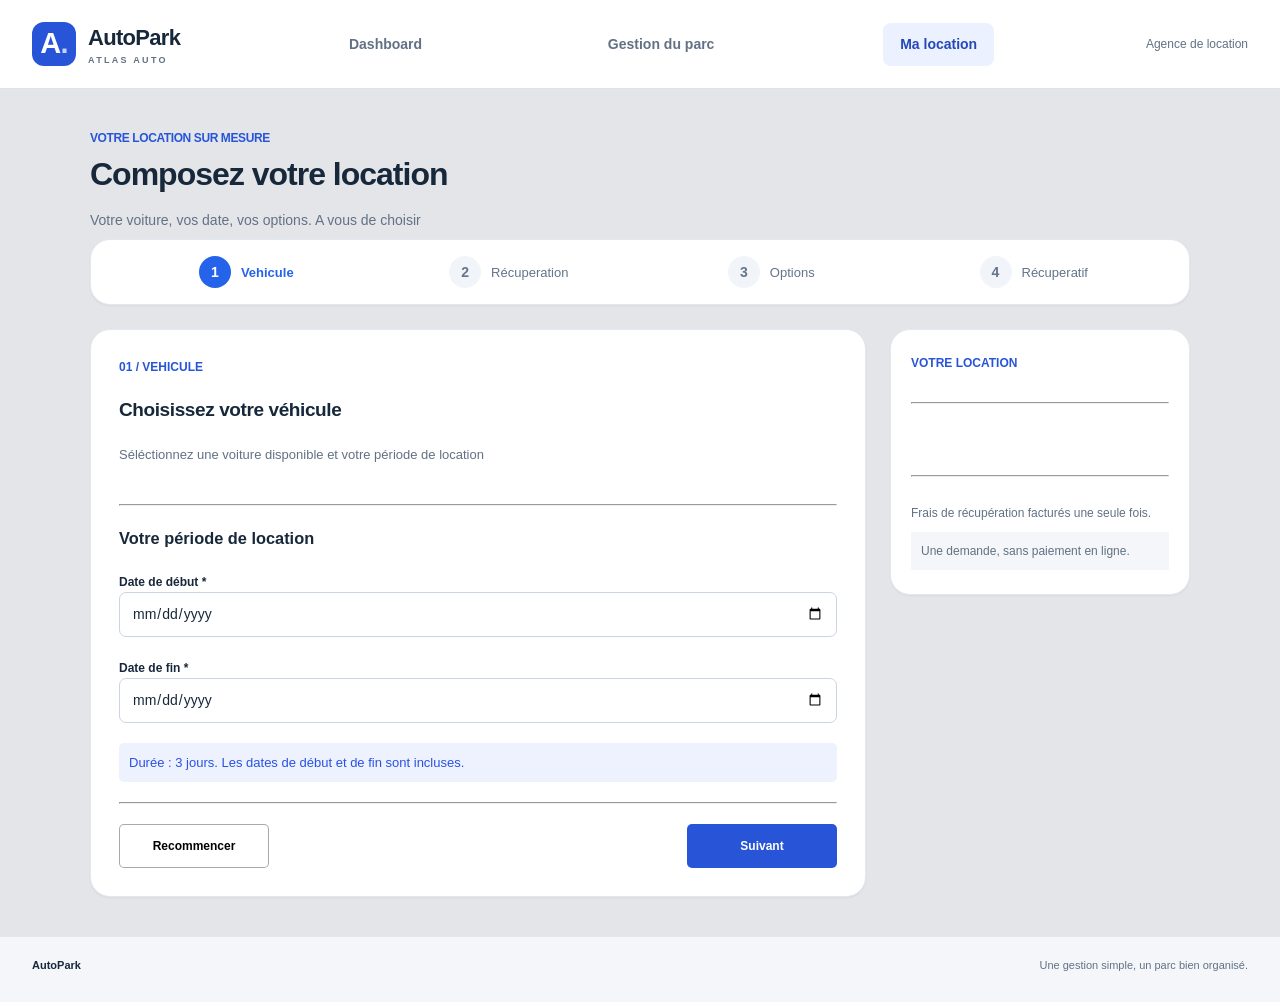
<file: location.html>
<!DOCTYPE html>
<html lang="en">

<head>
    <meta charset="UTF-8">
    <meta name="viewport" content="width=device-width, initial-scale=1.0">
    <title>Document</title>

    <!-- css link -->
    <link rel="stylesheet" href="css/style.css">
    <link rel="stylesheet" href="css/location.css">

    <!-- js link -->
    <script src="js/location.js" type="module"></script>

    <!-- font awesome -->
    <link rel="stylesheet" href="https://cdnjs.cloudflare.com/ajax/libs/font-awesome/6.5.1/css/all.min.css" />
</head>

<body>
    <header class="site-header">
        <div class="container header-content">
            <a class="brand" href="voitures.html" aria-label="AutoPark — Gestion du parc">
                <span class="brand-mark" aria-hidden="true">A<span>.</span></span>
                <span>AutoPark<small>ATLAS AUTO</small></span>
            </a>
            <nav aria-label="Navigation principale" class="hidden-nav">
                <!-- index.html est le dashboard à créer par l'apprenant. -->
                <a href="index.html">Dashboard</a>
                <a href="voitures.html">Gestion du parc</a>
                <a href="location.html" aria-current="page">Ma location</a>
            </nav>
            <button class="hidden-icon">
                <i class="fa-solid fa-bars list-bar"></i>
            </button>
            <span class="agency-label">Agence de location</span>
        </div>
    </header>

    <main>
        <section class="top">
            <h2>VOTRE LOCATION SUR MESURE</h2>
            <h1>Composez votre location</h1>
            <p>Votre voiture, vos date, vos options. A vous de choisir</p>

            <div class="pages">
                <p class="page current">
                    <span class="nbr">1</span>
                    <span class="title">Vehicule</span>
                </p>
                <p class="page">
                    <span class="nbr">2</span>
                    <span class="title">Récuperation</span>
                </p>
                <p class="page">
                    <span class="nbr">3</span>
                    <span class="title">Options</span>
                </p>
                <p class="page">
                    <span class="nbr">4</span>
                    <span class="title">Récuperatif</span>
                </p>
            </div>
        </section>

        <section class="vehicule">
            <h3>01 / VEHICULE</h3>
            <h2>Choisissez votre véhicule</h2>
            <p>Séléctionnez une voiture disponible et votre période de location</p>

            <div class="tikets">

            </div>

            <hr>

            <section class="periode">
                <h3>Votre période de location</h3>

                <div class="debut">
                    <label for="">Date de début *</label>
                    <input class="date-debut" type="date">
                </div>

                <div class="debut">
                    <label for="">Date de fin *</label>
                    <input class="date-fin" type="date">
                </div>

                <p>
                    Durée : 3 jours. Les dates de début et de fin sont incluses.
                </p>

            </section>

            <hr>

            <section class="actions">
                <button class="recommencer">Recommencer</button>
                <button class="suivant">Suivant</button>
            </section>
        </section>

        <section hidden class="recuperation">
            <h3>02 / RECUPERATION</h3>
            <h2>Où récupérer votre voiture ?</h2>
            <p>Choisissez le lieu qui vous convient.</p>

            <div class="modes">
                <article class=" mode agence">
                    <input name="recupereation" type="radio">
                    <h3>A l'agence</h3>
                    <p>Gratuit</p>
                </article>

                <article class="mode aeroport">
                    <input name="recupereation" type="radio">
                    <h3>A l'aéroport</h3>
                    <p>+150 MAD</p>
                </article>

                <article class="mode adresse">
                    <input name="recupereation" type="radio">
                    <h3>A une adresse</h3>
                    <p>+100 MAD</p>
                </article>
            </div>

            <hr>

            <section class="periode infoRecuperation">

            </section>

            <hr>

            <section class="actions">
                <button class="recommencer">Recommencer</button>
                <button class="suivant">Suivant</button>
            </section>
        </section>

        <section hidden class="options">
            <h3>03 / OPTIONS</h3>
            <h2>Les petits plus de votre location</h2>
            <p>Ces options sont facultatifs et facturées par jour.</p>

            <div class="modes">
                <article class="option siege">
                    <input name="optionSiege" type="checkbox">
                    <span>
                        <h3>Siège bébé</h3>
                        <p>30 MAD / jour . soit 90 MAD pour 3 jours</p>
                    </span>
                </article>

                <article class="option conducteur">
                    <input name="optionConducteur" type="checkbox">
                    <span>
                        <h3>Conducteur supplémentaire</h3>
                        <p>200 MAD / jour . soit 600 MAD pour 3 jours</p>
                    </span>
                </article>
            </div>

            <hr>

            <section class="periode infoRecuperation">
                <p>
                    Vous pouvez séléctionner une, deux ou aucune option
                </p>
            </section>

            <hr>

            <section class="actions">
                <button class="recommencer">Recommencer</button>
                <button class="suivant">Suivant</button>
            </section>
        </section>

        <section hidden class="recap">
            <h3>04 / RÉCAPITULATIF</h3>
            <h2>Vérifiez votre demande</h2>
            <p>Tout est prêt ? Vérifiez vos informations avant de confirmer.</p>

            <div class="resume">
                <article class="bloc blocVehicule">
                    <div class="infos">
                        <h4>Véhicule et dates</h4>
                        <p class="recapVehicule">Dacia Sandero · 250 MAD / jour</p>
                        <p class="recapDates">Du 10 au 12 novembre 2026 · 3 jours</p>
                    </div>
                    <button class="modifier" data-step="1">Modifier</button>
                </article>

                <article class="bloc blocRecuperation">
                    <div class="infos">
                        <h4>Récupération</h4>
                        <p class="recapLieu">Aéroport Mohammed V, Casablanca</p>
                        <p class="recapDetail">Vol AT 205 · arrivée à 10:30</p>
                    </div>
                    <button class="modifier" data-step="2">Modifier</button>
                </article>

                <article class="bloc blocOptions">
                    <div class="infos">
                        <h4>Options</h4>
                        <p class="recapSiege">Siège bébé · 30 MAD / jour</p>
                        <p class="recapConducteur">Sans conducteur supplémentaire</p>
                    </div>
                    <button class="modifier" data-step="3">Modifier</button>
                </article>
            </div>

            <hr>

            <section class="periode infoConfirmation">
                <p>La confirmation transmet une demande simulée. Aucun paiement n'est demandé.</p>
            </section>

            <section class="actions">
                <button class="recommencer">Recommencer</button>
                <button class="suivant">Confirmer</button>
            </section>
        </section>

        <section hidden class="confirmer">
            <h4>✓ Demande confirmée</h4>
            <h2>Votre demande est enregistrée.</h2>
            <h3>04 / RÉCAPITULATIF</h3>
            <p>Merci ! Retrouvez ci-dessous le résumé de votre location.</p>

            <div class="resume">
                <article class="bloc blocVehicule">
                    <div class="infos">
                        <h4>Véhicule et dates</h4>
                        <p class="recapVehicule">Dacia Sandero · 250 MAD / jour</p>
                        <p class="recapDates">Du 10 au 12 novembre 2026 · 3 jours</p>
                    </div>
                </article>

                <article class="bloc blocRecuperation">
                    <div class="infos">
                        <h4>Récupération</h4>
                        <p class="recapLieu">Aéroport Mohammed V, Casablanca</p>
                        <p class="recapDetail">Vol AT 205 · arrivée à 10:30</p>
                    </div>
                </article>

                <article class="bloc blocOptions">
                    <div class="infos">
                        <h4>Options</h4>
                        <p class="recapSiege">Siège bébé · 30 MAD / jour</p>
                        <p class="recapConducteur">Sans conducteur supplémentaire</p>
                    </div>
                </article>
            </div>

            <hr>

            <section class="periode infoConfirmation">
                <p>La confirmation transmet une demande simulée. Aucun paiement n'est demandé.</p>
            </section>

            <section class="actions">
                <button class="suivant nouveau">Nouvelle location</button>
            </section>
        </section>

        <section class="payement">

        </section>

    </main>

    <footer style="margin-top: 20px;" class="site-footer container">
        <span>AutoPark</span>
        <p>Une gestion simple, un parc bien organisé.</p>
    </footer>
</body>

</html>
</file>
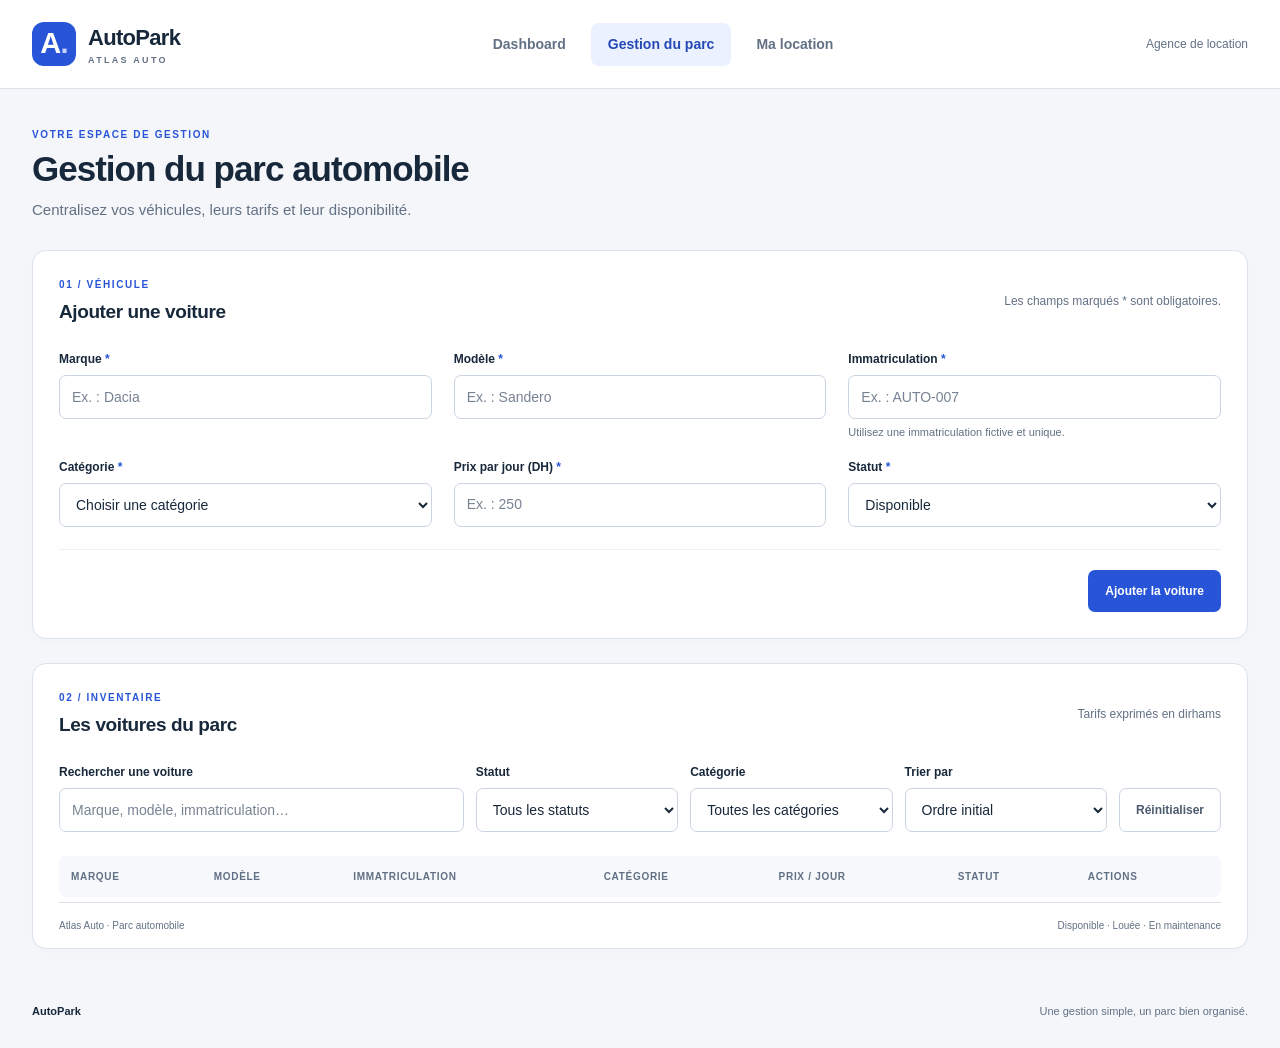
<file: voitures.html>
<!doctype html>
<html lang="fr">
  <head>
    <meta charset="UTF-8" />
    <meta name="viewport" content="width=device-width, initial-scale=1.0" />
    <meta
      name="description"
      content="AutoPark — Interface de gestion du parc automobile Atlas Auto."
    />
    <title>Gestion du parc · AutoPark</title>
    <link rel="icon" href="data:," />
    <link rel="stylesheet" href="css/style.css" />
    <script type="module" src="js/voitures.js"></script>
  </head>
  <body>
    <a class="skip-link" href="#contenu">Aller au contenu</a>
    <header class="site-header">
      <div class="container header-content">
        <a
          class="brand"
          href="voitures.html"
          aria-label="AutoPark — Gestion du parc"
        >
          <span class="brand-mark" aria-hidden="true">A<span>.</span></span>
          <span>AutoPark<small>ATLAS AUTO</small></span>
        </a>
        <nav aria-label="Navigation principale">
          <!-- index.html est le dashboard à créer par l'apprenant. -->
          <a href="index.html">Dashboard</a>
          <a href="voitures.html" aria-current="page">Gestion du parc</a>
          <a href="location.html">Ma location</a>
        </nav>
        <span class="agency-label">Agence de location</span>
      </div>
    </header>

    <main id="contenu" class="container main-content">
      <section class="page-intro" aria-labelledby="titre-page">
        <p class="eyebrow">VOTRE ESPACE DE GESTION</p>
        <h1 id="titre-page">Gestion du parc automobile</h1>
        <p>Centralisez vos véhicules, leurs tarifs et leur disponibilité.</p>
      </section>

      <section class="panel" aria-labelledby="titre-formulaire">
        <div class="section-heading">
          <div>
            <p class="eyebrow">01 / VÉHICULE</p>
            <h2 id="titre-formulaire">Ajouter une voiture</h2>
          </div>
          <span class="section-note"
            >Les champs marqués * sont obligatoires.</span
          >
        </div>
        <!-- TODO JS : gérer submit, valider, ajouter ou modifier une voiture. -->
        <form id="formulaire-voiture" >
          <input type="hidden" id="voiture-id" name="id" value="" />
          <div class="form-grid">
            <div class="field">
              <label for="marque"
                >Marque <span aria-hidden="true">*</span></label
              >
              <input
                id="marque"
                name="marque"
                type="text"
                placeholder="Ex. : Dacia"
                aria-describedby="erreur-marque"
              />
              <small id="erreur-marque" class="field-error"></small>
            </div>
            <div class="field">
              <label for="modele"
                >Modèle <span aria-hidden="true">*</span></label
              >
              <input
                id="modele"
                name="modele"
                type="text"
                placeholder="Ex. : Sandero"
                aria-describedby="erreur-modele"
              />
              <small id="erreur-modele" class="field-error"></small>
            </div>
            <div class="field">
              <label for="immatriculation"
                >Immatriculation <span aria-hidden="true">*</span></label
              >
              <input
                id="immatriculation"
                name="immatriculation"
                type="text"
                placeholder="Ex. : AUTO-007"
                aria-describedby="aide-immatriculation erreur-immatriculation"
              />
              <small id="aide-immatriculation" class="field-help"
                >Utilisez une immatriculation fictive et unique.</small
              >
              <small id="erreur-immatriculation" class="field-error"></small>
            </div>
            <div class="field">
              <label for="categorie"
                >Catégorie <span aria-hidden="true">*</span></label
              >
              <select
                id="categorie"
                name="categorie"
                aria-describedby="erreur-categorie"
              >
                <option value="">Choisir une catégorie</option>
                <option value="Citadine">Citadine</option>
                <option value="Berline">Berline</option>
                <option value="SUV">SUV</option>
              </select>
              <small id="erreur-categorie" class="field-error"></small>
            </div>
            <div class="field">
              <label for="prix-jour"
                >Prix par jour (DH) <span aria-hidden="true">*</span></label
              >
              <input
                id="prix-jour"
                name="prixJour"
                type="number"
                min="0.01"
                step="0.01"
                placeholder="Ex. : 250"
                aria-describedby="erreur-prix-jour"
              />
              <small id="erreur-prix-jour" class="field-error"></small>
            </div>
            <div class="field">
              <label for="statut"
                >Statut <span aria-hidden="true">*</span></label
              >
              <select
                id="statut"
                name="statut"
                aria-describedby="erreur-statut"
              >
                <option value="Disponible">Disponible</option>
                <option value="Louée">Louée</option>
                <option value="En maintenance">En maintenance</option>
              </select>
              <small id="erreur-statut" class="field-error"></small>
            </div>
          </div>
          <div class="form-footer">
            <p
              id="message-formulaire"
              class="feedback"
              role="status"
              aria-live="polite"
            ></p>
            <div class="form-actions">
              <!-- Retirer hidden en JavaScript pendant une modification. -->
              <button
                id="annuler-modification"
                class="button button-secondary"
                type="button"
                hidden
              >
                Annuler la modification
              </button>
              <button
                id="bouton-enregistrer"
                class="button button-primary"
                type="submit"
              >
                Ajouter la voiture
              </button>
            </div>
          </div>
        </form>
      </section>

      <section class="panel inventory-panel" aria-labelledby="titre-inventaire">
        <div class="section-heading">
          <div>
            <p class="eyebrow">02 / INVENTAIRE</p>
            <h2 id="titre-inventaire">Les voitures du parc</h2>
          </div>
          <span class="section-note">Tarifs exprimés en dirhams</span>
        </div>
        <!-- TODO JS : combiner recherche, filtres et tri. -->
        <div class="toolbar">
          <div class="field search-field">
            <label for="recherche">Rechercher une voiture</label>
            <input
              id="recherche"
              type="search"
              placeholder="Marque, modèle, immatriculation…"
            />
          </div>
          <div class="field">
            <label for="filtre-statut">Statut</label>
            <select id="filtre-statut">
              <option value="">Tous les statuts</option>
              <option value="Disponible">Disponible</option>
              <option value="Louée">Louée</option>
              <option value="En maintenance">En maintenance</option>
            </select>
          </div>
          <div class="field">
            <label for="filtre-categorie">Catégorie</label>
            <select id="filtre-categorie">
              <option value="">Toutes les catégories</option>
              <option value="Citadine">Citadine</option>
              <option value="Berline">Berline</option>
              <option value="SUV">SUV</option>
            </select>
          </div>
          <div class="field">
            <label for="tri-prix">Trier par</label>
            <select id="tri-prix">
              <option value="">Ordre initial</option>
              <option value="croissant">Prix croissant</option>
              <option value="decroissant">Prix décroissant</option>
            </select>
          </div>
          <button
            id="reinitialiser-filtres"
            type="button"
            class="button button-secondary"
          >
            Réinitialiser
          </button>
        </div>
        <p
          id="message-parc"
          class="feedback inventory-feedback"
          role="status"
          aria-live="polite"
        ></p>
        <div
          class="table-scroll"
          role="region"
          aria-label="Tableau des voitures : défilement horizontal possible"
          tabindex="0"
        >
          <table>
            <caption class="sr-only">
              Liste des voitures du parc et actions de gestion
            </caption>
            <thead>
              <tr>
                <th scope="col">Marque</th>
                <th scope="col">Modèle</th>
                <th scope="col">Immatriculation</th>
                <th scope="col">Catégorie</th>
                <th scope="col">Prix / jour</th>
                <th scope="col">Statut</th>
                <th scope="col">Actions</th>
              </tr>
            </thead>
            <!-- Lignes de démonstration statiques : à remplacer par un affichage JS.
               data-id identifie la voiture ; data-action indique l'action. -->
            <tbody id="liste-voitures">
              <!-- <tr>
                <td><strong>Dacia</strong></td>
                <td>Sandero</td>
                <td><span class="registration">AUTO-001</span></td>
                <td>Citadine</td>
                <td class="price">250 <span>DH / jour</span></td>
                <td><span class="badge badge-disponible">Disponible</span></td>
                <td>
                  <div class="row-actions">
                    <button
                      type="button"
                      class="button button-edit"
                      data-action="modifier"
                      data-id="1"
                      aria-label="Modifier Dacia Sandero, AUTO-001"
                    >
                      Modifier
                    </button>
                    <button
                      type="button"
                      class="button button-delete"
                      data-action="supprimer"
                      data-id="1"
                      aria-label="Supprimer Dacia Sandero, AUTO-001"
                    >
                      Supprimer
                    </button>
                  </div>
                </td>
              </tr>
              <tr>
                <td><strong>Renault</strong></td>
                <td>Mégane</td>
                <td><span class="registration">AUTO-002</span></td>
                <td>Berline</td>
                <td class="price">380 <span>DH / jour</span></td>
                <td><span class="badge badge-louee">Louée</span></td>
                <td>
                  <div class="row-actions">
                    <button
                      type="button"
                      class="button button-edit"
                      data-action="modifier"
                      data-id="2"
                      aria-label="Modifier Renault Mégane, AUTO-002"
                    >
                      Modifier
                    </button>
                    <button
                      type="button"
                      class="button button-delete"
                      data-action="supprimer"
                      data-id="2"
                      aria-label="Supprimer Renault Mégane, AUTO-002"
                    >
                      Supprimer
                    </button>
                  </div>
                </td>
              </tr>
              <tr>
                <td><strong>Hyundai</strong></td>
                <td>Tucson</td>
                <td><span class="registration">AUTO-003</span></td>
                <td>SUV</td>
                <td class="price">550 <span>DH / jour</span></td>
                <td>
                  <span class="badge badge-maintenance">En maintenance</span>
                </td>
                <td>
                  <div class="row-actions">
                    <button
                      type="button"
                      class="button button-edit"
                      data-action="modifier"
                      data-id="3"
                      aria-label="Modifier Hyundai Tucson, AUTO-003"
                    >
                      Modifier
                    </button>
                    <button
                      type="button"
                      class="button button-delete"
                      data-action="supprimer"
                      data-id="3"
                      aria-label="Supprimer Hyundai Tucson, AUTO-003"
                    >
                      Supprimer
                    </button>
                  </div>
                </td>
              </tr>
              <tr>
                <td><strong>Peugeot</strong></td>
                <td>208</td>
                <td><span class="registration">AUTO-004</span></td>
                <td>Citadine</td>
                <td class="price">280 <span>DH / jour</span></td>
                <td><span class="badge badge-disponible">Disponible</span></td>
                <td>
                  <div class="row-actions">
                    <button
                      type="button"
                      class="button button-edit"
                      data-action="modifier"
                      data-id="4"
                      aria-label="Modifier Peugeot 208, AUTO-004"
                    >
                      Modifier
                    </button>
                    <button
                      type="button"
                      class="button button-delete"
                      data-action="supprimer"
                      data-id="4"
                      aria-label="Supprimer Peugeot 208, AUTO-004"
                    >
                      Supprimer
                    </button>
                  </div>
                </td>
              </tr>
              <tr>
                <td><strong>Toyota</strong></td>
                <td>Corolla</td>
                <td><span class="registration">AUTO-005</span></td>
                <td>Berline</td>
                <td class="price">420 <span>DH / jour</span></td>
                <td><span class="badge badge-louee">Louée</span></td>
                <td>
                  <div class="row-actions">
                    <button
                      type="button"
                      class="button button-edit"
                      data-action="modifier"
                      data-id="5"
                      aria-label="Modifier Toyota Corolla, AUTO-005"
                    >
                      Modifier
                    </button>
                    <button
                      type="button"
                      class="button button-delete"
                      data-action="supprimer"
                      data-id="5"
                      aria-label="Supprimer Toyota Corolla, AUTO-005"
                    >
                      Supprimer
                    </button>
                  </div>
                </td>
              </tr>
              <tr>
                <td><strong>Dacia</strong></td>
                <td>Duster</td>
                <td><span class="registration">AUTO-006</span></td>
                <td>SUV</td>
                <td class="price">450 <span>DH / jour</span></td>
                <td><span class="badge badge-disponible">Disponible</span></td>
                <td>
                  <div class="row-actions">
                    <button
                      type="button"
                      class="button button-edit"
                      data-action="modifier"
                      data-id="6"
                      aria-label="Modifier Dacia Duster, AUTO-006"
                    >
                      Modifier
                    </button>
                    <button
                      type="button"
                      class="button button-delete"
                      data-action="supprimer"
                      data-id="6"
                      aria-label="Supprimer Dacia Duster, AUTO-006"
                    >
                      Supprimer
                    </button>
                  </div>
                </td>
              </tr> -->
            </tbody>
          </table>
        </div>
        <!-- TODO JS : afficher ce message si le parc ou le résultat est vide. -->
        <div id="etat-vide" class="empty-state" hidden>
          <h3>Aucune voiture à afficher</h3>
          <p id="texte-etat-vide">
            Ajoutez une voiture ou modifiez vos critères de recherche.
          </p>
        </div>
        <div class="table-footer">
          <span>Atlas Auto · Parc automobile</span
          ><span>Disponible · Louée · En maintenance</span>
        </div>
      </section>
    </main>
    <footer class="site-footer container">
      <span>AutoPark</span>
      <p>Une gestion simple, un parc bien organisé.</p>
    </footer>
  </body>
</html>
</file>
<file: css/style.css>
:root {
  --page: #f4f6fa;
  --surface: #ffffff;
  --text: #18283b;
  --muted: #627184;
  --border: #dbe2eb;
  --primary: #2855d7;
  --primary-dark: #1e41a6;
  --radius: 14px;
}
* {
  box-sizing: border-box;
}
body {
  margin: 0;
  background: var(--page);
  color: var(--text);
  font-family: Arial, Helvetica, sans-serif;
  font-size: 14px;
  line-height: 1.5;
}
button,
input,
select {
  font: inherit;
}
a {
  color: inherit;
}
button,
select {
  cursor: pointer;
}
button {
  border: 0;
}
[hidden] {
  display: none !important;
}
.container {
  width: min(1240px, calc(100% - 64px));
  margin: 0 auto;
}
.site-header {
  background: var(--surface);
  border-bottom: 1px solid var(--border);
}
.header-content {
  min-height: 88px;
  display: flex;
  align-items: center;
  justify-content: space-between;
  gap: 28px;
}
.brand {
  display: flex;
  gap: 12px;
  align-items: center;
  text-decoration: none;
  font-size: 22px;
  font-weight: 800;
  letter-spacing: -0.7px;
}
.brand-mark {
  display: flex;
  align-items: center;
  justify-content: center;
  width: 44px;
  height: 44px;
  border-radius: 12px;
  background: var(--primary);
  color: white;
  font-size: 29px;
}
.brand-mark span {
  color: #c4d2ff;
}
.brand small {
  display: block;
  color: var(--muted);
  font-size: 9px;
  letter-spacing: 2.3px;
}
nav {
  display: flex;
  gap: 8px;
}
nav a {
  padding: 11px 17px;
  border-radius: 8px;
  color: var(--muted);
  font-weight: 700;
  text-decoration: none;
}
nav a:hover {
  background: #f2f5fb;
  color: var(--text);
}
nav a[aria-current="page"] {
  background: #ecf1ff;
  color: #2449b5;
}
.agency-label {
  color: var(--muted);
  font-size: 12px;
}
.main-content {
  padding-top: 38px;
  padding-bottom: 30px;
}
.page-intro {
  margin-bottom: 28px;
}
.eyebrow {
  margin: 0 0 6px;
  color: var(--primary);
  font-size: 10px;
  font-weight: 800;
  letter-spacing: 1.6px;
}
h1,
h2,
h3,
p {
  margin-top: 0;
}
h1 {
  margin-bottom: 9px;
  font-size: clamp(26px, 3vw, 35px);
  line-height: 1.2;
  letter-spacing: -1px;
}
.page-intro > p:last-child {
  margin-bottom: 0;
  color: var(--muted);
  font-size: 15px;
}
h2 {
  margin-bottom: 0;
  font-size: 19px;
  letter-spacing: -0.4px;
}
.panel {
  padding: 26px;
  margin-bottom: 24px;
  border: 1px solid var(--border);
  border-radius: var(--radius);
  background: var(--surface);
  box-shadow: 0 3px 10px #18283b04;
}
.section-heading {
  display: flex;
  justify-content: space-between;
  align-items: center;
  gap: 16px;
  margin-bottom: 24px;
}
.section-note {
  color: var(--muted);
  font-size: 12px;
}
.form-grid {
  display: grid;
  grid-template-columns: repeat(3, minmax(0, 1fr));
  gap: 17px 22px;
}
.field {
  display: flex;
  flex-direction: column;
  min-width: 0;
}
label {
  margin-bottom: 7px;
  font-size: 12px;
  font-weight: 700;
}
label span {
  color: var(--primary);
}
input,
select {
  width: 100%;
  min-height: 44px;
  padding: 10px 12px;
  border: 1px solid #cbd5e1;
  border-radius: 7px;
  background: white;
  color: var(--text);
}
input::placeholder {
  color: #778393;
}
input:focus,
select:focus {
  outline: 3px solid #dce5ff;
  border-color: var(--primary);
}
input[aria-invalid="true"],
select[aria-invalid="true"] {
  border-color: #b42336;
}
.field-help {
  margin-top: 5px;
  color: var(--muted);
  font-size: 11px;
}
.field-error {
  margin-top: 5px;
  color: #ae2134;
  font-size: 12px;
}
.field-error:empty {
  display: none;
}
.form-footer {
  display: flex;
  justify-content: space-between;
  align-items: center;
  gap: 18px;
  border-top: 1px solid #edf0f5;
  padding-top: 20px;
  margin-top: 22px;
}
.form-actions {
  display: flex;
  gap: 10px;
  margin-left: auto;
}
.button {
  display: inline-flex;
  align-items: center;
  justify-content: center;
  min-height: 42px;
  padding: 10px 16px;
  border: 1px solid transparent;
  border-radius: 7px;
  font-weight: 700;
  font-size: 12px;
  white-space: nowrap;
}
.button-primary {
  background: var(--primary);
  color: white;
}
.button-primary:hover {
  background: var(--primary-dark);
}
.button-secondary {
  background: white;
  border-color: #cbd5e1;
  color: #4b5a6c;
}
.button-secondary:hover {
  background: #f3f6fa;
}
.button-edit {
  background: #edf2ff;
  color: #284cae;
}
.button-edit:hover {
  background: #dee7ff;
}
.button-delete {
  background: #fff0f1;
  color: #a52b3b;
}
.button-delete:hover {
  background: #ffdde1;
}
.feedback {
  margin: 0;
  font-size: 13px;
}
.feedback.success {
  color: #167348;
}
.feedback.error {
  color: #ae2134;
}
.inventory-panel {
  padding-bottom: 0;
  overflow: hidden;
}
.toolbar {
  display: grid;
  grid-template-columns: minmax(210px, 2fr) repeat(3, minmax(130px, 1fr)) auto;
  align-items: end;
  gap: 12px;
  margin-bottom: 24px;
}
.toolbar .button {
  min-height: 44px;
}
.inventory-feedback:not(:empty) {
  margin-bottom: 16px;
}
.table-scroll {
  overflow-x: auto;
}
table {
  width: 100%;
  border-collapse: collapse;
  text-align: left;
  white-space: nowrap;
}
th {
  padding: 13px 12px;
  background: #f6f8fc;
  color: #617084;
  font-size: 10px;
  text-transform: uppercase;
  letter-spacing: 0.7px;
}
th:first-child {
  border-radius: 7px 0 0 7px;
}
th:last-child {
  border-radius: 0 7px 7px 0;
}
td {
  padding: 18px 12px;
  border-bottom: 1px solid #edf0f5;
  font-size: 12px;
}
tbody tr:last-child td {
  border-bottom: none;
}
tbody tr:hover {
  background: #fbfcff;
}
.registration {
  padding: 4px 7px;
  border: 1px solid #e0e6ee;
  border-radius: 4px;
  color: #506075;
  font-family: monospace;
  font-size: 11px;
}
.price {
  font-weight: 700;
}
.price span {
  font-size: 10px;
  font-weight: 400;
  color: var(--muted);
}
.badge {
  display: inline-flex;
  align-items: center;
  gap: 6px;
  padding: 5px 9px;
  border-radius: 5px;
  font-weight: 700;
  font-size: 10px;
}
.badge::before {
  content: "";
  width: 5px;
  height: 5px;
  border-radius: 50%;
  background: currentColor;
}
.badge-disponible {
  background: #eaf7f0;
  color: #1d7048;
}
.badge-louee {
  background: #eaf0ff;
  color: #2c53b1;
}
.badge-maintenance {
  background: #fff4df;
  color: #8a5910;
}
.row-actions {
  display: flex;
  gap: 7px;
}
.row-actions .button {
  min-height: 34px;
  padding: 7px 9px;
  font-size: 10px;
}
.empty-state {
  padding: 36px 16px;
  text-align: center;
  color: var(--muted);
}
.empty-state h3 {
  color: var(--text);
  font-size: 16px;
}
.empty-state p {
  margin-bottom: 0;
}
.table-footer {
  display: flex;
  justify-content: space-between;
  gap: 12px;
  margin-top: 5px;
  padding: 15px 0;
  border-top: 1px solid var(--border);
  color: var(--muted);
  font-size: 10px;
}
.site-footer {
  display: flex;
  justify-content: space-between;
  gap: 16px;
  padding-bottom: 28px;
  color: var(--muted);
  font-size: 11px;
}
.site-footer > span {
  color: var(--text);
  font-weight: 800;
}
.site-footer p {
  margin: 0;
}
:focus-visible {
  outline: 3px solid #2855d7;
  outline-offset: 3px;
}
.sr-only {
  position: absolute;
  width: 1px;
  height: 1px;
  padding: 0;
  margin: -1px;
  overflow: hidden;
  clip: rect(0, 0, 0, 0);
  white-space: nowrap;
  border: 0;
}
.skip-link {
  position: absolute;
  top: 8px;
  left: 8px;
  z-index: 10;
  padding: 10px;
  background: white;
  transform: translateY(-160%);
}
.skip-link:focus {
  transform: translateY(0);
}

.disponible{
  color: #1d7048 !important;
  background-color: #eaf7f0 !important;
}
.louee{
  color: #2c53b1 !important;
  background-color: #eaf0ff !important;
}
.maintenance{
  color: #8a5910 !important;
  background-color: #fff4df !important;
}

@media (max-width: 1100px) {
  .toolbar {
    grid-template-columns: repeat(3, minmax(0, 1fr));
  }
  .search-field {
    grid-column: span 2;
  }
  .agency-label {
    display: none;
  }
}
@media (max-width: 760px) {
  .container {
    width: calc(100% - 32px);
  }
  .header-content {
    flex-wrap: wrap;
    gap: 14px;
    padding: 18px 0;
  }
  nav {
    width: 100%;
  }
  nav a {
    flex: 1;
    text-align: center;
    padding: 10px;
  }
  .main-content {
    padding-top: 28px;
  }
  .panel {
    padding: 20px;
  }
  .inventory-panel {
    padding-bottom: 0;
  }
  .section-heading {
    align-items: flex-start;
    flex-direction: column;
    gap: 8px;
  }
  .form-grid {
    grid-template-columns: repeat(2, minmax(0, 1fr));
  }
  .toolbar {
    grid-template-columns: repeat(2, minmax(0, 1fr));
  }
  .search-field {
    grid-column: 1 / -1;
  }
  .table-footer {
    flex-direction: column;
    gap: 4px;
  }
}
@media (max-width: 480px) {
  .form-grid,
  .toolbar {
    grid-template-columns: 1fr;
  }
  .form-footer,
  .form-actions {
    flex-direction: column;
    align-items: stretch;
    width: 100%;
  }
  .form-actions {
    margin-left: 0;
  }
  .site-footer {
    flex-direction: column;
    gap: 5px;
  }
}
</file>
<file: css/location.css>
:root {
    --page: #f4f6fa;
    --surface: #ffffff;
    --text: #18283b;
    --muted: #627184;
    --border: #dbe2eb;
    --primary: #2855d7;
    --primary-dark: #1e41a6;
    --radius: 14px;
}

* {
    margin: 0;
    padding: 0;
    box-sizing: border-box;
}

body {
    margin: 0 !important;
    background: var(--page);
    color: var(--text);
    font-family: Arial, Helvetica, sans-serif;
    font-size: 14px;
    line-height: 1.5;
}

.hidden-nav {
    display: none !important;
}

.hidden-icon {
    display: contents;
}

header>button {
    background-color: white !important;
}

main {
    padding: 0.8rem;
    background-color: rgba(128, 128, 128, 0.14);
    display: flex;
    flex-direction: column;
    gap: 20px;
}

.top {
    display: flex;
    flex-direction: column;
    gap: 5px;
}

.top>h2 {
    color: var(--primary);
    font-size: 11px;
}

.top>p {
    color: var(--muted);
    font-size: 10px;
}

.pages {
    display: grid;
    grid-template-columns: repeat(4, 1fr);
    padding: 20px 16px;
    background: #ffffff;
    border: 1px solid #e2e8f0;
    border-radius: 20px;
    box-shadow: 0 1px 2px rgba(15, 23, 42, 0.05);
}

.pages p {
    margin: 0;
    display: flex;
    flex-direction: column;
    align-items: center;
    gap: 8px;
}

.pages .nbr {
    display: flex;
    align-items: center;
    justify-content: center;
    width: 32px;
    height: 32px;
    border-radius: 50%;
    background: #f1f5f9;
    color: #64748b;
    font-size: 14px;
    font-weight: 600;
}

.pages .title {
    font-size: 11px;
    color: #64748b;
}

.pages .current .nbr {
    background: #2563eb;
    color: #ffffff;
}

.pages .current .title {
    color: #2563eb;
    font-weight: 700;
}

.pages .done .nbr {
    background: #2563eb;
    color: #ffffff;
}

.vehicule,
.recuperation,
.options {
    display: flex;
    flex-direction: column;
    gap: 20px;
    padding: 20px 16px;
    background: #ffffff;
    border: 1px solid #e2e8f0;
    border-radius: 20px;
    box-shadow: 0 1px 2px rgba(15, 23, 42, 0.05);
}

.vehicule>h3,
.recuperation>h3,
.options>h3 {
    color: var(--primary);
    font-size: 11px;
}

.vehicule>p,
.recuperation>p,
.options>p {
    color: var(--muted);
    font-size: 11px;
}

.car {
    padding: 18px 15px;
    border: 1px solid rgba(0, 0, 0, 0.637);
    border-radius: 16px;

    display: flex;
    flex-direction: column;
    gap: 3px;

    font-family: Arial, sans-serif;
    color: #26364d;

    max-width: 300px;
}

.selectionned {
    border: 1px solid #2f5bea !important;
}

.car .first {
    display: flex;
    justify-content: space-between;
    align-items: center;
}

.car .first p {
    margin: 0;
    padding: 9px;
    background-color: #eef2ff;
    border-radius: 7px;

    color: #2f5bea;
    font-weight: bold;
    font-size: 12px;
}

.car .first input {
    width: 19px;
    height: 19px;
    border: 5px solid black;
    border-radius: 50%;
}

.car span:not(.first) {
    font-weight: bold;
}

.car span:nth-child(2) {
    font-size: 15px;
}

.car span:nth-child(3) {
    color: #15966b;
    font-size: 12px;
    font-weight: normal;
}

.car span:nth-child(4) {
    color: #2f5bea;
    font-size: 16px;
}

.tikets {
    display: grid;
    grid-template-columns: repeat(1, 1fr);
    gap: 10px;
}

hr {
    color: rgb(0, 0, 0);
}

.periode {
    display: flex;
    flex-direction: column;
    gap: 20px;
}

.periode>p {
    background-color: #EEF2FF;
    color: #2852E3;
    padding: 10px;
    border-radius: 5px;
    font-size: 13px;
}

.actions {
    display: flex;
    justify-content: space-between;
}

.recommencer {
    background-color: white;
    color: black;
    border-radius: 5px;
    padding: 10px;
    border: rgba(0, 0, 0, 0.337) 1px solid;
    font-weight: bold;
    font-size: 12px;
    width: 130px;
}

.suivant {
    background-color: var(--primary);
    color: white;
    border-radius: 5px;
    padding: 10px;
    font-weight: bold;
    font-size: 12px;
    width: 130px;
}

.payement {
    padding: 20px 16px;
    background: #ffffff;
    border: 1px solid #e2e8f0;
    border-radius: 20px;
    box-shadow: 0 1px 2px rgba(15, 23, 42, 0.05);
    display: flex;
    flex-direction: column;
    gap: 10px;
}

.payement>h3 {
    color: var(--primary);
    font-size: 11px;
}

.payement>.date {
    color: black;
    font-size: 13px;
    font-weight: bold;
}

.payement>p {
    color: var(--muted);
    font-size: 12px;
}

.recu {
    display: flex;
    flex-direction: column;
    gap: 10px;
}

.recu>p {
    display: flex;
    justify-content: space-between;
}

.recu>p>label {
    color: var(--muted);
    font-weight: 500;
}

.recu>p>span {
    font-weight: bold;
    font-size: 13px;
}

.mt {
    display: flex;
    justify-content: space-between;
    align-items: center;
}

.mt>label {
    color: black;
    font-weight: bold;
    font-size: 13px;
}

.mt>span {
    color: var(--primary);
    font-size: 25px;
    font-weight: bold;
}

.payement>button {
    color: var(--muted);
    background-color: #F4F6FA;
    padding: 10px;
    max-width: 300px;
    font-size: 12px;
    display: flex;
    justify-content: left;
    font-weight: 500 !important;
}

.modes {
    display: flex;
    flex-wrap: wrap;
    justify-content: space-around;
    gap: 12px;
}

.modes>article {
    display: flex;
    flex-direction: column;
    gap: 10px;
    padding: 16px;
    background: var(--surface);
    border: 1px solid var(--border);
    border-radius: 14px;
    cursor: pointer;
    transition: border-color 0.2s, background-color 0.2s, box-shadow 0.2s;
    width: 250px;
}

.modes>article:hover {
    border-color: #b8c4d6;
}

.modes>article>h3 {
    margin-top: 6px;
    font-size: 15px;
    font-weight: 700;
    color: var(--text);
}

.modes>article>p {
    font-size: 13px;
    font-weight: 700;
    color: var(--primary);
}

.modes>article>input[type="radio"] {
    width: 15px;
    margin: 0;
    background: var(--surface);
    cursor: pointer;
    transition: border-color 0.2s, background-color 0.2s, box-shadow 0.2s;
}

.modes>.siege,
.modes>.conducteur {
    width: 90vw;
}

.option>input {
    width: 15px;
}

.siege,
.conducteur {
    display: flex;
    flex-direction: row !important;
    justify-content: start !important;
    align-items: flex-start !important;
}

.option span {
    display: flex;
    flex-direction: column;
    gap: 10px;
}

.option span h3 {
    font-size: 12px;
}

.option span p {
    color: var(--muted);
    font-size: 10px;
}

.optionSelectionned {
    background-color: #F8FAFF !important;
    border: var(--primary) solid 1px !important;
}


.recap , .confirmer {
    display: flex;
    flex-direction: column;
    gap: 20px;
    padding: 20px 16px;
    background: #ffffff;
    border: 1px solid #e2e8f0;
    border-radius: 20px;
    box-shadow: 0 1px 2px rgba(15, 23, 42, 0.05);
}

.recap>h3 , .confirmer>h3 {
    color: var(--primary);
    font-size: 11px;
}

.recap>h2 , .confirmer>h2{
    font-size: 22px;
    color: var(--text);
}

.recap>p , .confirmer>p{
    color: var(--muted);
    font-size: 12px;
}

/* Liste des blocs */
.resume {
    display: flex;
    flex-direction: column;
}

.bloc {
    display: flex;
    justify-content: space-between;
    align-items: flex-start;
    gap: 12px;
    padding: 16px 0;
    border-bottom: 1px solid var(--border);
}

.bloc:first-child {
    padding-top: 0;
}

.infos {
    display: flex;
    flex-direction: column;
    gap: 4px;
    min-width: 0;
    /* évite le débordement du texte long */
}

.infos>h4 {
    font-size: 14px;
    font-weight: 700;
    color: var(--text);
    margin-bottom: 4px;
}

.infos>p {
    font-size: 12px;
    color: var(--muted);
}

/* Bouton Modifier */
.modifier {
    flex-shrink: 0;
    background: var(--surface);
    color: var(--text);
    border: 1px solid var(--border);
    border-radius: 8px;
    padding: 8px 14px;
    font-size: 12px;
    font-weight: bold;
    cursor: pointer;
    transition: background-color 0.2s, border-color 0.2s;
}

.modifier:hover {
    background: var(--page);
    border-color: #b8c4d6;
}

/* Boîte d'information (même rendu que .periode > p) */
.infoConfirmation>p {
    background-color: #eef2ff;
    color: #2852e3;
    padding: 12px 14px;
    border-radius: 8px;
    font-size: 13px;
}

.confirmer > h4{
    color: #16835C;
    background-color: #E9F7EF;
    font-weight: bold;
    font-size: 11px;
    width: 200px;
    padding: 8px;
}

@media (min-width: 768px) {
    .hidden-nav {
        display: contents !important;
    }

    .hidden-icon {
        display: none !important;
    }

    main {
        padding-block: 2rem;
        padding-inline: max(2rem, calc((100% - 1100px) / 2));
        display: grid;
        grid-template-columns: minmax(0, 1fr) 260px;
        gap: 20px;
        align-items: start;
    }

    .top,
    .pages {
        grid-column: 1 / -1;
    }

    .top {
        gap: 8px;
    }

    .top>h1 {
        font-size: 32px;
    }

    .top>h2 {
        font-size: 12px;
    }

    .top>p {
        font-size: 14px;
    }

    .pages {
        padding: 16px 24px;
    }

    .pages p {
        flex-direction: row;
        justify-content: center;
        gap: 10px;
    }

    .pages .title {
        font-size: 13px;
    }

    .tikets {
        grid-template-columns: repeat(2, 1fr);
    }

    .car {
        max-width: none;
    }

    .vehicule {
        padding: 24px;
    }

    .vehicule>h3,
    .payement>h3 {
        font-size: 12px;
    }

    .vehicule>p {
        font-size: 13px;
    }

    .recommencer,
    .suivant {
        width: 140px;
        padding: 12px;
    }

    .payement {
        position: sticky;
        top: 24px;
        padding: 20px 16px;
    }

    .payement>button {
        max-width: none;
        width: 100%;
    }

    .modes>article {
        padding: 14px;
        width: 200px;
    }

    .modes>article.selectionned,
    .modes>article:has(input:checked) {
        padding: 13px;
    }

    .modes>article>h3 {
        font-size: 14px;
    }

    .recap {
        padding: 24px;
    }

    .recap>h3 {
        font-size: 12px;
    }

    .recap>h2 {
        font-size: 24px;
    }

    .recap>p {
        font-size: 13px;
    }

    .bloc {
        padding: 18px 0;
    }

    .infos>h4 {
        font-size: 15px;
    }

    .infos>p {
        font-size: 13px;
    }

    .modifier {
        padding: 9px 18px;
        font-size: 13px;
    }

}

@media (min-width: 1024px) {
    main {
        padding-block: 2.5rem;
        grid-template-columns: minmax(0, 1fr) 300px;
        gap: 24px;
    }

    .tikets {
        grid-template-columns: repeat(3, 1fr);
    }

    .vehicule {
        padding: 28px;
    }

    .payement {
        padding: 24px 20px;
    }

    .recommencer,
    .suivant {
        width: 150px;
    }

    .modes>article {
        padding: 16px;
    }

    .modes>article.selectionned,
    .modes>article:has(input:checked) {
        padding: 15px;
    }

    .modes>article>h3 {
        font-size: 15px;
    }

    .recap {
        padding: 28px;
    }

    .recap>h2 {
        font-size: 26px;
    }

    .bloc {
        padding: 22px 0;
    }

    .bloc:first-child {
        padding-top: 4px;
    }


}
</file>
